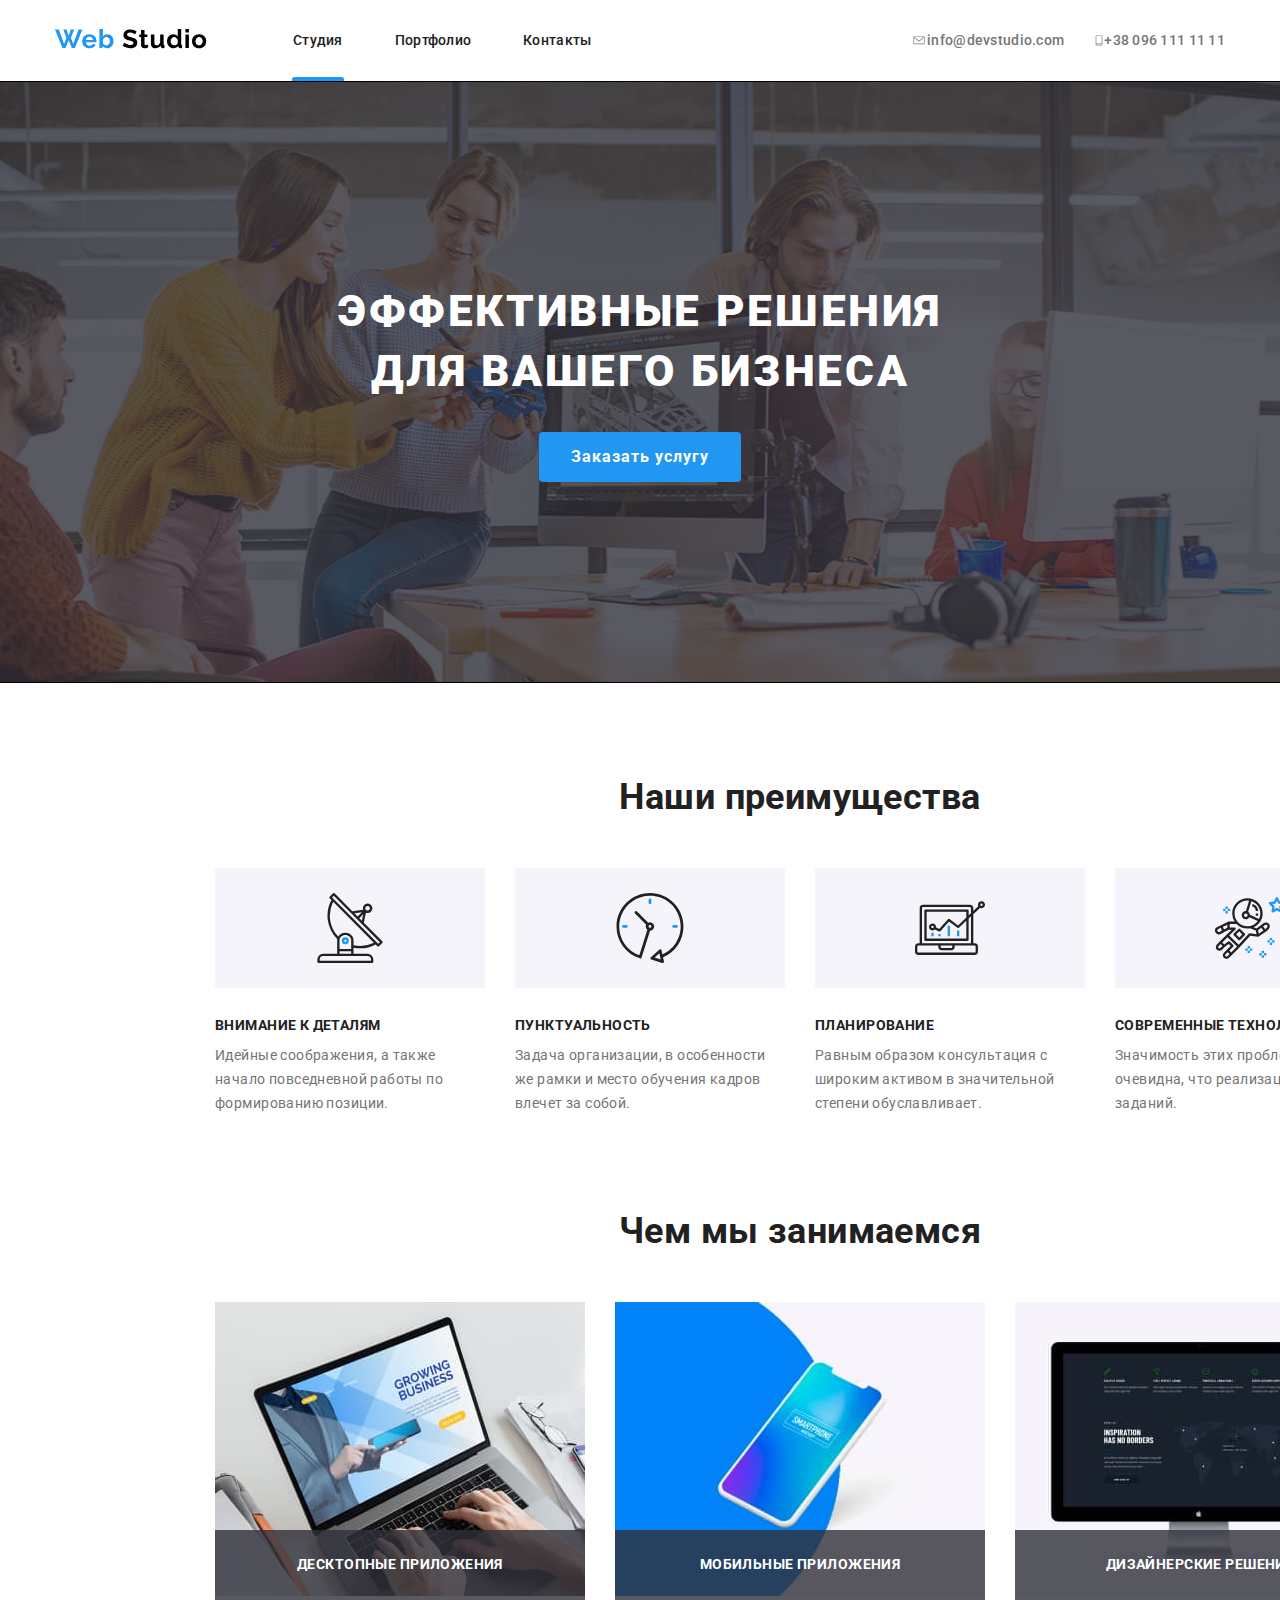
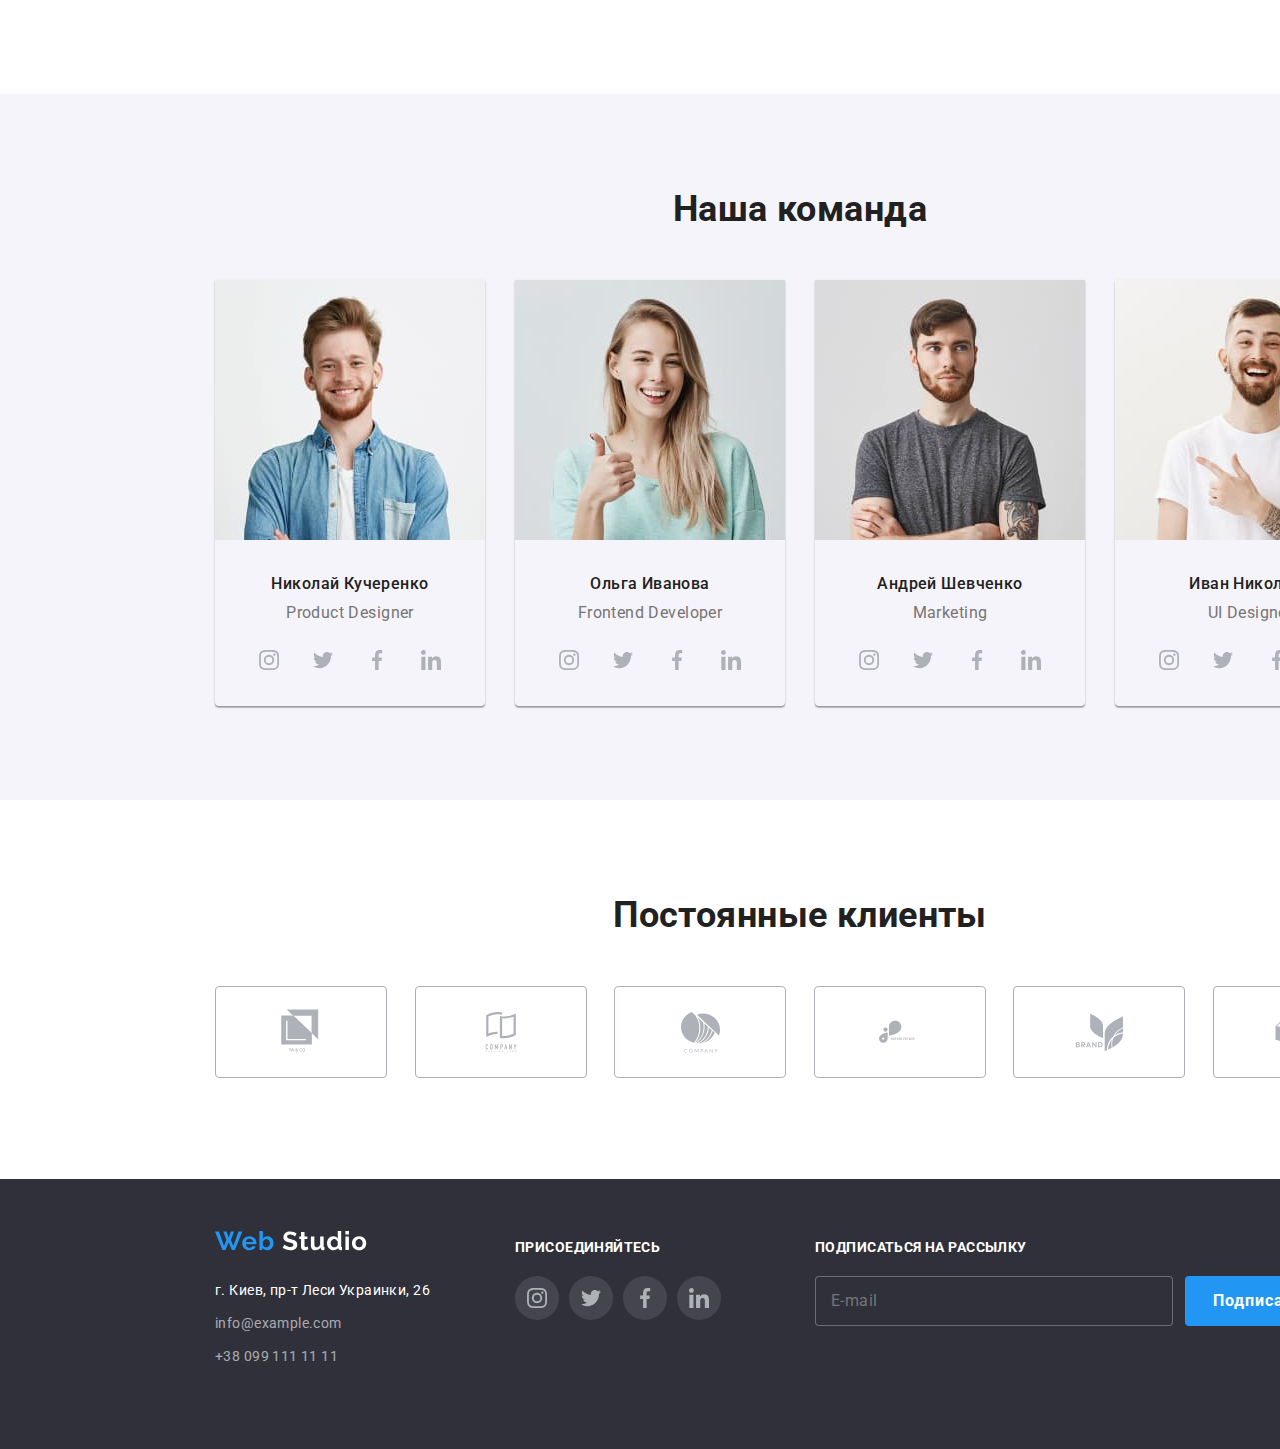
<file: index.html>
<!DOCTYPE html>
<html lang="ru">
  <head>
    <meta charset="UTF-8" />
    <meta name="viewport" content="width=device-width, initial-scale=1.0" />
    <title>Web Studio v.1</title>
    <link href="https://fonts.googleapis.com/css2?family=Roboto:wght@400;500;700;900&display=swap" rel="stylesheet" />
    <link
      rel="stylesheet"
      href="https://cdnjs.cloudflare.com/ajax/libs/modern-normalize/0.6.0/modern-normalize.min.css"
    />
    <link rel="stylesheet" href="./css/styles.css" />
    <link rel="stylesheet" href="./css/modal.css">
  </head>
  <body>
    <header class="page-header">
      <!--Navigation webstudio-->
      <div class="container">
        <nav class="main-nav">
          <a href="/" class="logo"> <img src="./images/WebStudio.svg" alt="Веб-студия" /></a>
          <ul class="site-nav list">
            <li class="item studio">
              <a href="./index.html" class="link">Студия</a>
            </li>
            <li class="item"><a href="./portfolio.html" class="link">Портфолио</a></li>
            <li class="item"><a href="" class="link">Контакты</a></li>
          </ul>
          <!--END Navigation webstudio-->
          <!--Contacts webstudio-->
          <ul class="auth-nav list">
            <li class="item">
              <a href="mailto:info@devstudio.com" class="link">
                <svg class="link-letter" width="16" height="11.2">
                  <use href="./images/sprite.svg#icon-envelope"></use>
                </svg>
                <!-- <img src="./images/envelope(hover).svg" alt="почта"/> -->
                info@devstudio.com
              </a>
              <!-- <a href="mailto:info@devstudio.com" class="link">info@devstudio.com</a> -->
            </li>
            <li class="item">
              <!-- <a href="tel:+380961111111" class="link"><img src="./images/Vector.svg" alt="телефон" /></a> -->
              <a href="tel:+380961111111" class="link">
                <svg class="link-letter" width="10" height="15">
                  <use href="./images/sprite.svg#icon-smartphone"></use>
                </svg>
                +38 096 111 11 11
              </a>
            </li>
          </ul>
          <!--END Contacts webstudio-->
        </nav>
      </div>
    </header>
    <main>
      <!--Hero-->

      <section class="hero">
        <div class="container">
          <h1 class="hero-title">
            эффективные решения <br />
            для вашего бизнеса
          </h1>
          <button class="button primary" data-modal-open>Заказать услугу</button>
          <!-- <a href="" class="button primary">Заказать услугу</a> -->
        </div>
      </section>

      <!--END Hero-->
      <!--Our advantages-->
      <section class="section">
        <div class="container">
          <h2 class="section-title">Наши преимущества</h2>
          <ul class="advantages list">
            <li class="item">
              <!-- <img class="advantages-image" src="./images/antenna1.svg" alt="Внимание к деталям" /> -->
              <div class="advantages-svg">
                <svg class="icon-advantages" width="70" height="70">
                  <use href="./images/sprite.svg#icon-antenna"></use>
                </svg>
              </div>
              <h3 class="advantages-title">Внимание к деталям</h3>
              <p class="text">Идейные соображения, а также начало повседневной работы по формированию позиции.</p>
            </li>
            <li class="item">
              <div class="advantages-svg">
                <svg class="icon-advantages" width="70" height="70">
                  <use href="./images/sprite.svg#icon-clock"></use>
                </svg>
              </div>
              <!-- <img class="advantages-image" src="./images/clock1.svg" alt="Пунктуальность" /> -->
              <h3 class="advantages-title">Пунктуальность</h3>
              <p class="text">Задача организации, в особенности же рамки и место обучения кадров влечет за собой.</p>
            </li>
            <li class="item">
              <div class="advantages-svg">
                <svg class="icon-advantages" width="70" height="70">
                  <use href="./images/sprite.svg#icon-diagram"></use>
                </svg>
              </div>
              <!-- <img class="advantages-image" src="./images/diagram1.svg" alt="Планирование" /> -->
              <h3 class="advantages-title">Планирование</h3>
              <p class="text">Равным образом консультация с широким активом в значительной степени обуславливает.</p>
            </li>
            <li class="item">
              <div class="advantages-svg">
                <svg class="icon-advantages" width="70" height="70">
                  <use href="./images/sprite.svg#icon-astronaut"></use>
                </svg>
              </div>
              <!-- <img class="advantages-image" src="./images/clock1.svg" alt="Современные технологии" /> -->
              <h3 class="advantages-title">Современные технологии</h3>
              <p class="text">Значимость этих проблем настолько очевидна, что реализация плановых заданий.</p>
            </li>
          </ul>
        </div>
      </section>
      <!--END Our advantages-->
      <!--That we do-->
      <section class="section no-padding-top">
        <div class="container">
          <h2 class="section-title secondary">Чем мы занимаемся</h2>
          <ul class="list flex-what-we-do">
            <li class="flex-item"><img src="./images/desktopone.jpg" alt="Десктопные приложения" /></li>
            <h3 class="works works-desk">Десктопные приложения</h3>
            <li class="flex-item"><img src="./images/mobileone.jpg" alt="Мобильные приложения" /></li>
            <h3 class="works works-mobile">Мобильные приложения</h3>
            <li class="flex-item"><img src="./images/monitor.jpg" alt="Дизайнерские решения" /></li>
            <h3 class="works works-disign">Дизайнерские решения</h3>
          </ul>
        </div>
      </section>
      <!--END That we do-->
      <!--Our team-->
      <section class="section our-team">
        <div class="container">
          <h2 class="section-title">Наша команда</h2>
          <ul class="list flex-our-team">
            <li class="item">
              <img class="advantages-image" src="./images/nikolay.jpg" alt="Фото Николай Кучеренко" />
              <h3 lang="en" class="name">Николай Кучеренко</h3>
              <p lang="en" class="profession">Product Designer</p>
              <ul class="list flex-logo">
                <!-- <li>
                  <a href=""><img src="./images/instagram2.svg" alt="Логотип Instagram" /></a>
                </li>
                <li>
                  <a href=""><img src="./images/twitter1.svg" alt="Логотип twitter" /></a>
                </li>
                <li>
                  <a href=""><img src="./images/facebook1.svg" alt="Логотип facebook" /></a>
                </li>
                <li>
                  <a href=""><img src="./images/linkedin1.svg" alt="Логотип linkedin" /></a>
                </li> -->
                <li class="socials-svg">
                  <svg class="icon-socials" width="20" height="20">
                    <use href="./images/sprite.svg#icon-instagram"></use>
                  </svg>
                </li>
                <li class="socials-svg">
                  <svg class="icon-socials" width="20" height="20">
                    <use href="./images/sprite.svg#icon-twitter"></use>
                  </svg>
                </li>
                <li class="socials-svg">
                  <svg class="icon-socials" width="20" height="20">
                    <use href="./images/sprite.svg#icon-facebook"></use>
                  </svg>
                </li>
                <li class="socials-svg">
                  <svg class="icon-socials" width="20" height="20">
                    <use href="./images/sprite.svg#icon-linkedin"></use>
                  </svg>
                </li>
              </ul>
            </li>
            <li class="item">
              <img class="advantages-image" src="./images/olga.jpg" alt="Фото Marta Stewart" />
              <h3 lang="en" class="name">Ольга Иванова</h3>
              <p lang="en" class="profession">Frontend Developer</p>
              <ul class="list flex-logo">
                <!-- <li>
                                <a href=""><img src="./images/instagram2.svg" alt="Логотип Instagram" /></a>
                              </li>
                              <li>
                                <a href=""><img src="./images/twitter1.svg" alt="Логотип twitter" /></a>
                              </li>
                              <li>
                                <a href=""><img src="./images/facebook1.svg" alt="Логотип facebook" /></a>
                              </li>
                              <li>
                                <a href=""><img src="./images/linkedin1.svg" alt="Логотип linkedin" /></a>
                              </li> -->
                <li class="socials-svg">
                  <svg class="icon-socials" width="20" height="20">
                    <use href="./images/sprite.svg#icon-instagram"></use>
                  </svg>
                </li>
                <li class="socials-svg">
                  <svg class="icon-socials" width="20" height="20">
                    <use href="./images/sprite.svg#icon-twitter"></use>
                  </svg>
                </li>
                <li class="socials-svg">
                  <svg class="icon-socials" width="20" height="20">
                    <use href="./images/sprite.svg#icon-facebook"></use>
                  </svg>
                </li>
                <li class="socials-svg">
                  <svg class="icon-socials" width="20" height="20">
                    <use href="./images/sprite.svg#icon-linkedin"></use>
                  </svg>
                </li>
              </ul>
            </li>
            <li class="item">
              <img class="advantages-image" src="./images/andrey.jpg" alt="Фото Андрей Шевченко" />
              <h3 lang="en" class="name">Андрей Шевченко</h3>
              <p lang="en" class="profession">Marketing</p>
              <ul class="list flex-logo">
                <!-- <li>
                                <a href=""><img src="./images/instagram2.svg" alt="Логотип Instagram" /></a>
                              </li>
                              <li>
                                <a href=""><img src="./images/twitter1.svg" alt="Логотип twitter" /></a>
                              </li>
                              <li>
                                <a href=""><img src="./images/facebook1.svg" alt="Логотип facebook" /></a>
                              </li>
                              <li>
                                <a href=""><img src="./images/linkedin1.svg" alt="Логотип linkedin" /></a>
                              </li> -->
                <li class="socials-svg">
                  <svg class="icon-socials" width="20" height="20">
                    <use href="./images/sprite.svg#icon-instagram"></use>
                  </svg>
                </li>
                <li class="socials-svg">
                  <svg class="icon-socials" width="20" height="20">
                    <use href="./images/sprite.svg#icon-twitter"></use>
                  </svg>
                </li>
                <li class="socials-svg">
                  <svg class="icon-socials" width="20" height="20">
                    <use href="./images/sprite.svg#icon-facebook"></use>
                  </svg>
                </li>
                <li class="socials-svg">
                  <svg class="icon-socials" width="20" height="20">
                    <use href="./images/sprite.svg#icon-linkedin"></use>
                  </svg>
                </li>
              </ul>
            </li>
            <li class="item">
              <img class="advantages-image" src="./images/ivan.jpg" alt="Фото Martin Doe" />
              <h3 lang="en" class="name">Иван Николаев</h3>
              <p lang="en" class="profession">UI Designer</p>
              <ul class="list flex-logo">
                <!-- <li>
                  <a href=""><img src="./images/instagram2.svg" alt="Логотип Instagram" /></a>
                </li>
                <li>
                  <a href=""><img src="./images/twitter1.svg" alt="Логотип twitter" /></a>
                </li>
                <li>
                  <a href=""><img src="./images/facebook1.svg" alt="Логотип facebook" /></a>
                </li>
                <li>
                  <a href=""><img src="./images/linkedin1.svg" alt="Логотип linkedin" /></a>
                </li> -->
                <li class="socials-svg">
                  <svg class="icon-socials" width="20" height="20">
                    <use href="./images/sprite.svg#icon-instagram"></use>
                  </svg>
                </li>
                <li class="socials-svg">
                  <svg class="icon-socials" width="20" height="20">
                    <use href="./images/sprite.svg#icon-twitter"></use>
                  </svg>
                </li>
                <li class="socials-svg">
                  <svg class="icon-socials" width="20" height="20">
                    <use href="./images/sprite.svg#icon-facebook"></use>
                  </svg>
                </li>
                <li class="socials-svg">
                  <svg class="icon-socials" width="20" height="20">
                    <use href="./images/sprite.svg#icon-linkedin"></use>
                  </svg>
                </li>
              </ul>
            </li>
          </ul>
        </div>
      </section>
      <!--END Our team-->
      <!--Regular customers-->
      <section class="section">
        <div class="container">
          <h2 class="section-title">Постоянные клиенты</h2>
          <ul class="list flex-clients">
            <!-- <li class="logo">
              <a href=""><img src="./images/logo1.svg" alt="Логотип компании" /></a>
            </li>
            <li class="logo">
              <a href=""><img src="./images/logo2.svg" alt="Логотип компании" /></a>
            </li>
            <li class="logo">
              <a href=""><img src="./images/logo3.svg" alt="Логотип компании" /></a>
            </li>
            <li class="logo">
              <a href=""><img src="./images/logo4.svg" alt="Логотип компании" /></a>
            </li>
            <li class="logo">
              <a href=""><img src="./images/logo5.svg" alt="Логотип компании" /></a>
            </li>
            <li class="logo">
              <a href=""><img src="./images/logo6.svg" alt="Логотип компании" /></a>
            </li> -->
            <li class="clients-icon-list">
              <a class="clients-icon" href="./"
                ><svg class="icon-company" width="45" height="50">
                  <use href="./images/sprite.svg#icon-logo-1"></use></svg
              ></a>
            </li>
            <li class="clients-icon-list">
              <a class="clients-icon" href="./"
                ><svg class="icon-company" width="40" height="52">
                  <use href="./images/sprite.svg#icon-logo"></use></svg
              ></a>
            </li>
            <li class="clients-icon-list">
              <a class="clients-icon" href="./"
                ><svg class="icon-company" width="41" height="43">
                  <use href="./images/sprite.svg#icon-logo-3"></use></svg
              ></a>
            </li>
            <li class="clients-icon-list">
              <a class="clients-icon" href="./"
                ><svg class="icon-company" width="80" height="42">
                  <use href="./images/sprite.svg#icon-logo-4"></use></svg
              ></a>
            </li>
            <li class="clients-icon-list">
              <a class="clients-icon" href="./"
                ><svg class="icon-company" width="59" height="47">
                  <use href="./images/sprite.svg#icon-logo-5"></use></svg
              ></a>
            </li>
            <li class="clients-icon-list">
              <a class="clients-icon" href="./"
                ><svg class="icon-company" width="89" height="46">
                  <use href="./images/sprite.svg#icon-logo-6"></use></svg
              ></a>
            </li>
          </ul>
        </div>
      </section>
      <!--END Regular customers-->
    </main>
    <footer>
      <div class="container flex-footer">
        <div class="contacts">
          <a href="/" class="logo"> <img src="./images/WebStudiofooter.svg" alt="Веб-студия" /></a>
          <!-- Address company and contacts-->
          <address class="address">
            г. Киев, пр-т Леси Украинки, 26
          </address>
          <address>
            <a href="mailto:info@example.com" class="address item">info@example.com</a>
            <a href="tel:+380991111111" class="address item">+38 099 111 11 11</a>
          </address>
        </div>
        <div class="socials">
          <!-- END Address company and contacts-->
          <!-- Our media -->
          <b class="addto">присоединяйтесь</b>
          <!--    <ul>
                        <li>
                          <a href=""><img src="./images/Ellipse.svg" alt="Логотип Instagram" /></a>
                        </li>
                        <li>
                          <a href=""><img src="./images/Ellipse(1).svg" alt="Логотип twitter" /></a>
                        </li>
                        <li>
                          <a href=""><img src="./images/Ellipse(2).svg" alt="Логотип facebook" /></a>
                        </li>
                        <li>
                          <a href=""><img src="./images/Ellipse(3).svg" alt="Логотип linkedin" /></a>
                        </li>
                      </ul> -->
          <!-- <ul class="Social-links list">
            <li class="item">
              <a href="" class="link" aria-label="Ссылка на Facebook">Facebook</a>
            </li>
            <li class="item">
              <a href="" class="link" aria-label="Ссылка на Twitter">Twitter</a>
            </li>
            <li class="item">
              <a href="" class="link" aria-label="Ссылка на Instagram">Instagram</a>
            </li>
            <li class="item">
              <a href="" class="link" aria-label="Ссылка на LinkedIn">LinkedIn</a>
            </li>
          </ul> -->
          <ul class="list flex-logo">
            <!-- <li>
                            <a href=""><img src="./images/instagram2.svg" alt="Логотип Instagram" /></a>
                          </li>
                          <li>
                            <a href=""><img src="./images/twitter1.svg" alt="Логотип twitter" /></a>
                          </li>
                          <li>
                            <a href=""><img src="./images/facebook1.svg" alt="Логотип facebook" /></a>
                          </li>
                          <li>
                            <a href=""><img src="./images/linkedin1.svg" alt="Логотип linkedin" /></a>
                          </li> -->
            <li class="socials-svg svg-footer">
              <svg class="icon-socials" width="20" height="20">
                <use href="./images/sprite.svg#icon-instagram"></use>
              </svg>
            </li>
            <li class="socials-svg svg-footer">
              <svg class="icon-socials" width="20" height="20">
                <use href="./images/sprite.svg#icon-twitter"></use>
              </svg>
            </li>
            <li class="socials-svg svg-footer">
              <svg class="icon-socials" width="20" height="20">
                <use href="./images/sprite.svg#icon-facebook"></use>
              </svg>
            </li>
            <li class="socials-svg svg-footer">
              <svg class="icon-socials" width="20" height="20">
                <use href="./images/sprite.svg#icon-linkedin"></use>
              </svg>
            </li>
          </ul>
        </div>
        <!-- END Our media -->
        <!-- Send e-mail to us -->
        <div class="addto-us">
          <b class="addto">подписаться на рассылку</b>
          <div class="flex-footer">
            <input class="input" type="text" name="E-mail" placeholder="E-mail" />
            <button type="submit" class="button primary">
              Подписаться<svg class="icon-letter" width="24" height="24">
                <use href="./images/sprite.svg#icon-icon-send"></use>
              </svg>
            </button>
          </div>
        </div>
        <!--END Send e-mail to us -->
        <!-- <p class="Developedby">2020 | Developed by GoIT Students</p> -->
      </div>
    </footer>


    <div class="backdrop is-hidden" data-modal>
      <div class="modal">
        <p>Lorem ipsum dolor sit, amet consectetur adipisicing elit. Voluptates obcaecati consequatur quam placeat iusto eligendi? Optio, ratione at? Voluptatibus necessitatibus vel sapiente explicabo hic, nulla quas harum adipisci accusantium quam!</p>
        <button data-modal-close>Close</button>
      </div>
    </div>


    <script src="./js/modal.js"></script>
  </body>
</html>
</file>
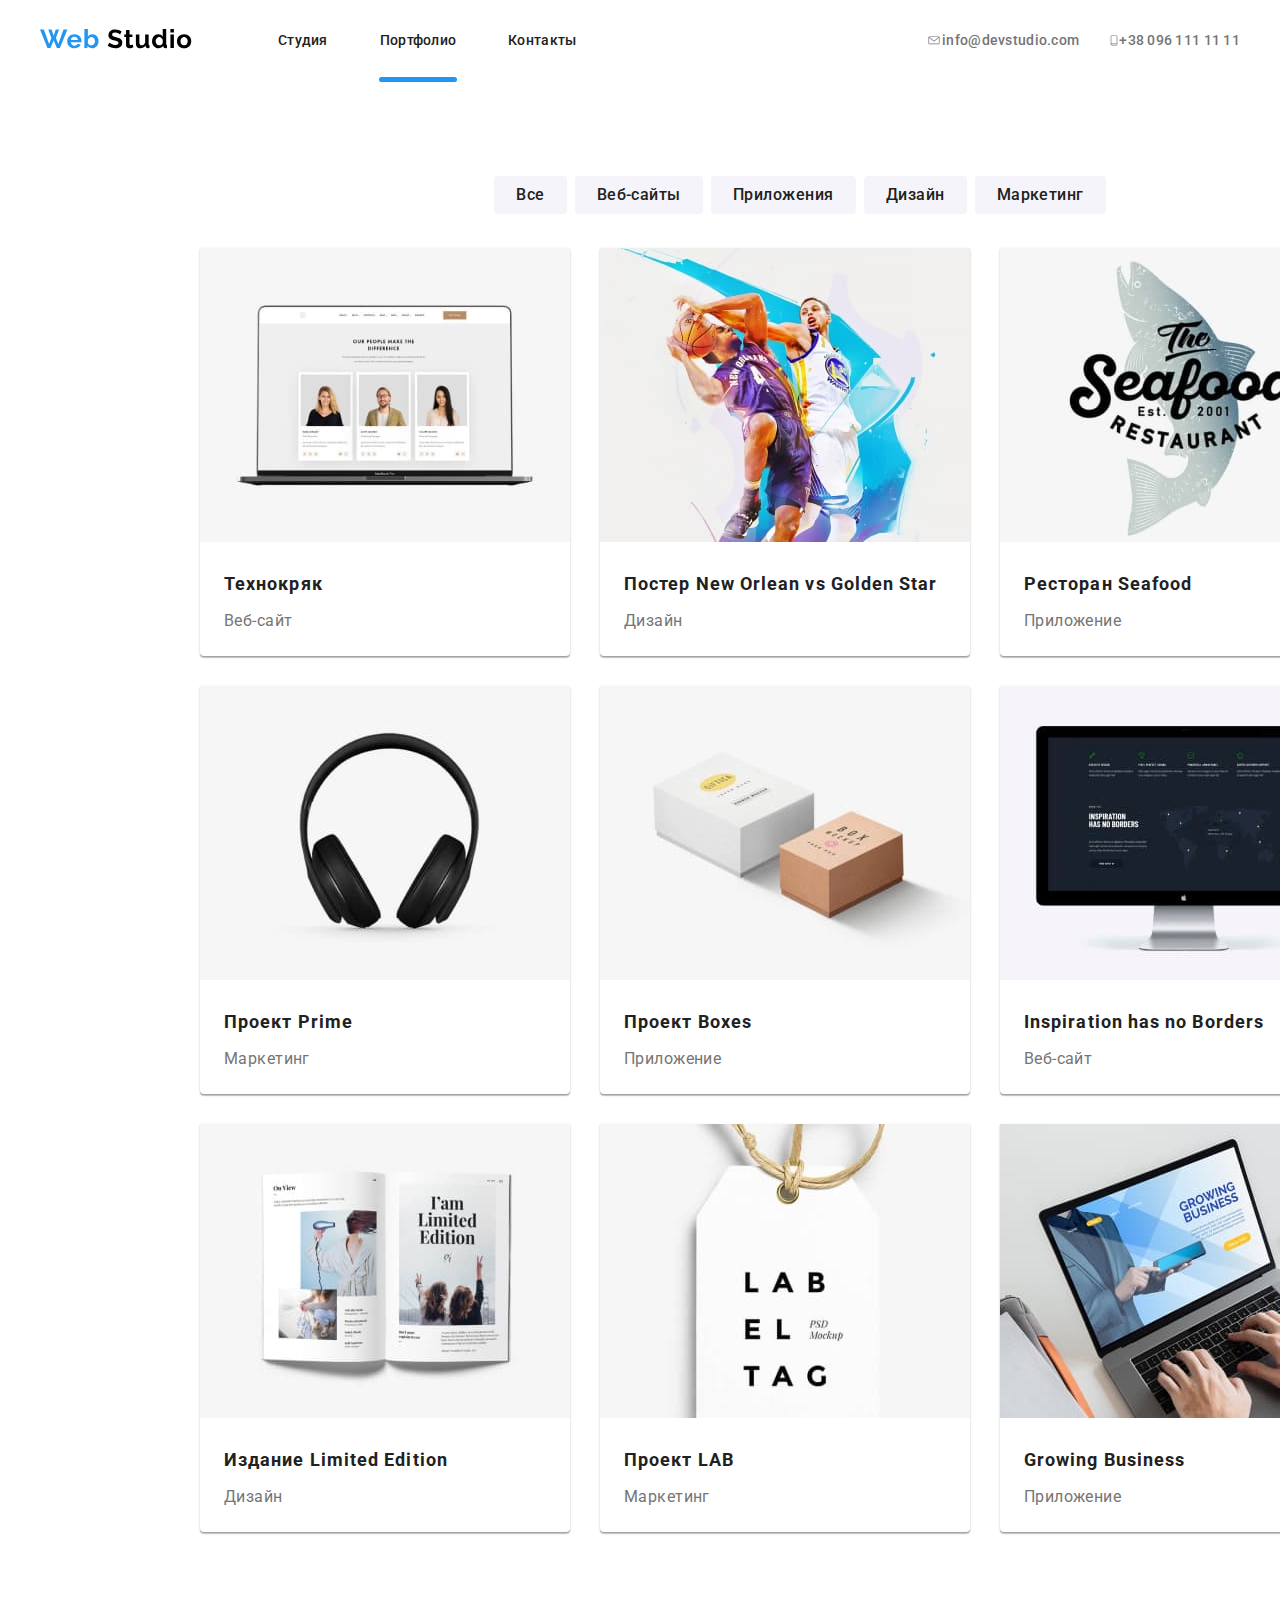
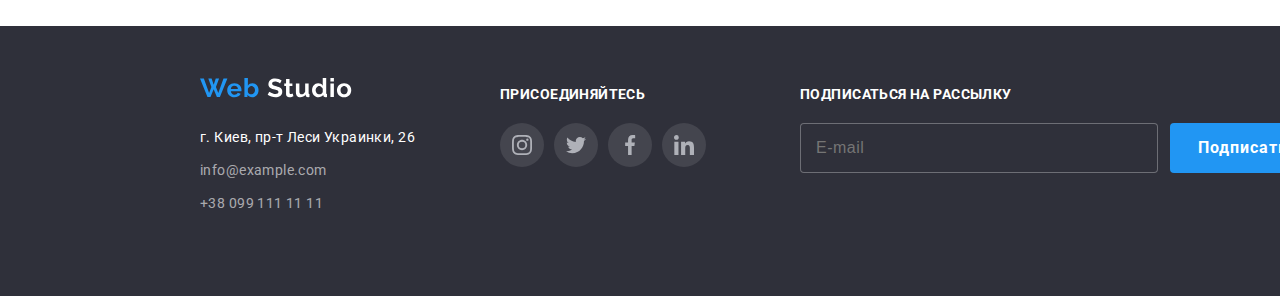
<file: portfolio.html>
<!DOCTYPE html>
<html lang="ru">
  <head>
    <meta charset="UTF-8" />
    <meta name="viewport" content="width=device-width, initial-scale=1.0" />
    <title>Document</title>
    <link href="https://fonts.googleapis.com/css2?family=Roboto:wght@400;500;700;900&display=swap" rel="stylesheet" />
    <link rel="stylesheet" href="./css/styles.css" />
  </head>
  <body>
    <header class="page-header">
      <!--Navigation webstudio-->
      <div class="container">
        <nav class="main-nav">
          <a href="/" class="logo"> <img src="./images/WebStudio.svg" alt="Веб-студия" /></a>
          <ul class="site-nav list">
            <li class="item">
              <a href="./index.html" class="link">Студия</a>
            </li>
            <li class="item portfolio"><a href="./portfolio.html" class="link">Портфолио</a></li>
            <li class="item"><a href="" class="link">Контакты</a></li>
          </ul>
          <!--END Navigation webstudio-->
          <!--Contacts webstudio-->
          <ul class="auth-nav list">
            <li class="item">
              <a href="mailto:info@devstudio.com" class="link">
                <svg class="link-letter" width="16" height="11.2">
                  <use href="./images/sprite.svg#icon-envelope"></use>
                </svg>
                <!-- <img src="./images/envelope(hover).svg" alt="почта"/> -->
                info@devstudio.com
              </a>
              <!-- <a href="mailto:info@devstudio.com" class="link">info@devstudio.com</a> -->
            </li>
            <li class="item">
              <!-- <a href="tel:+380961111111" class="link"><img src="./images/Vector.svg" alt="телефон" /></a> -->
              <a href="tel:+380961111111" class="link">
                <svg class="link-letter" width="10" height="15">
                  <use href="./images/sprite.svg#icon-smartphone"></use>
                </svg>
                +38 096 111 11 11
              </a>
            </li>
          </ul>
          <!--END Contacts webstudio-->
        </nav>
      </div>
      <!--END Contacts webstudio-->
    </header>
    <main>
      <section class="section portfolio">
        <div class="container">
          <h1 class="portfolio-title">Портфолио</h1>
          <ul class="portfolio list">
            <li class="item"><button class="button secondary" type="button">Все</button></li>
            <li class="item"><button class="button secondary" type="button">Веб-сайты</button></li>
            <li class="item"><button class="button secondary" type="button">Приложения</button></li>
            <li class="item"><button class="button secondary" type="button">Дизайн</button></li>
            <li class="item"><button class="button secondary" type="button">Маркетинг</button></li>
          </ul>
          <ul class="list flex-container">
            <li class="flex-element">
              <a href=""
                ><img class="portfolio-web" src="./images/techno.jpg" alt="Технокряк" />
                <h2 class="project">Технокряк</h2>
                <p class="category">Веб-сайт</p>          
              </a>
              <p class="description">
                Технокряк это современная площадка распространения коронавируса. Компании используют эту платформу для
                цифрового шпионажа и атак на защищённые сервера конкурентов.
              </p>
            </li>
            <li class="flex-element">
              <a href=""
                ><img class="portfolio-web" src="./images/basket.jpg" alt="Постер New Orlean vs Golden Star" />
                <h2 class="project">Постер New Orlean vs Golden Star</h2>
                <p class="category">Дизайн</p>
                <p class="description">
                  Технокряк это современная площадка распространения коронавируса. Компании используют эту платформу для
                  цифрового шпионажа и атак на защищённые сервера конкурентов.
                </p>
              </a>
            </li>
            <li class="flex-element">
              <a href=""
                ><img class="portfolio-web" src="./images/seafood.jpg" alt="Ресторан Seafood" />
                <h2 class="project">Ресторан Seafood</h2>
                <p class="category">Приложение</p>
                <p class="description">
                  Технокряк это современная площадка распространения коронавируса. Компании используют эту платформу для
                  цифрового шпионажа и атак на защищённые сервера конкурентов.
                </p>
              </a>
            </li>
            <li class="flex-element">
              <a href=""
                ><img class="portfolio-web" src="./images/prime.jpg" alt="Проект Prime" />
                <h2 class="project">Проект Prime</h2>
                <p class="category">Маркетинг</p>
                <p class="description">
                  Технокряк это современная площадка распространения коронавируса. Компании используют эту платформу для
                  цифрового шпионажа и атак на защищённые сервера конкурентов.
                </p>
              </a>
            </li>
            <li class="flex-element">
              <a href=""
                ><img class="portfolio-web" src="./images/boxes.jpg" alt="Проект Boxes" />
                <h2 class="project">Проект Boxes</h2>
                <p class="category">Приложение</p>
                <p class="description">
                  Технокряк это современная площадка распространения коронавируса. Компании используют эту платформу для
                  цифрового шпионажа и атак на защищённые сервера конкурентов.
                </p>
              </a>
            </li>
            <li class="flex-element">
              <a href=""
                ><img class="portfolio-web" src="./images/inspiration.jpg" alt="Inspiration has no Borders" />
                <h2 class="project">Inspiration has no Borders</h2>
                <p class="category">Веб-сайт</p>
                <p class="description">
                  Технокряк это современная площадка распространения коронавируса. Компании используют эту платформу для
                  цифрового шпионажа и атак на защищённые сервера конкурентов.
                </p>
              </a>
            </li>
            <li class="flex-element">
              <a href=""
                ><img class="portfolio-web" src="./images/limited.jpg" alt="Издание Limited Edition" />
                <h2 class="project">Издание Limited Edition</h2>
                <p class="category">Дизайн</p>
                <p class="description">
                  Технокряк это современная площадка распространения коронавируса. Компании используют эту платформу для
                  цифрового шпионажа и атак на защищённые сервера конкурентов.
                </p>
              </a>
            </li>
            <li class="flex-element">
              <a href=""
                ><img class="portfolio-web" src="./images/lab.jpg" alt="Проект LAB" />
                <h2 class="project">Проект LAB</h2>
                <p class="category">Маркетинг</p>
                <p class="description">
                  Технокряк это современная площадка распространения коронавируса. Компании используют эту платформу для
                  цифрового шпионажа и атак на защищённые сервера конкурентов.
                </p>
              </a>
            </li>
            <li class="flex-element">
              <a href=""
                ><img class="portfolio-web" src="./images/crowing.jpg" alt="Growing Business" />
                <h2 class="project">Growing Business</h2>
                <p class="category">Приложение</p>
                <p class="description">
                  Технокряк это современная площадка распространения коронавируса. Компании используют эту платформу для
                  цифрового шпионажа и атак на защищённые сервера конкурентов.
                </p>
              </a>
            </li>
          </ul>
        </div>
      </section>
    </main>
    <footer>
      <div class="container flex-footer">
        <div class="contacts">
          <a href="/" class="logo"> <img src="./images/WebStudiofooter.svg" alt="Веб-студия" /></a>
          <!-- Address company and contacts-->
          <address class="address">
            г. Киев, пр-т Леси Украинки, 26
          </address>
          <address>
            <a href="mailto:info@example.com" class="address item">info@example.com</a>
            <a href="tel:+380991111111" class="address item">+38 099 111 11 11</a>
          </address>
        </div>
        <div class="socials">
          <!-- END Address company and contacts-->
          <!-- Our media -->
          <b class="addto">присоединяйтесь</b>
          <!--    <ul>
                            <li>
                              <a href=""><img src="./images/Ellipse.svg" alt="Логотип Instagram" /></a>
                            </li>
                            <li>
                              <a href=""><img src="./images/Ellipse(1).svg" alt="Логотип twitter" /></a>
                            </li>
                            <li>
                              <a href=""><img src="./images/Ellipse(2).svg" alt="Логотип facebook" /></a>
                            </li>
                            <li>
                              <a href=""><img src="./images/Ellipse(3).svg" alt="Логотип linkedin" /></a>
                            </li>
                          </ul> -->
          <!-- <ul class="Social-links list">
                <li class="item">
                  <a href="" class="link" aria-label="Ссылка на Facebook">Facebook</a>
                </li>
                <li class="item">
                  <a href="" class="link" aria-label="Ссылка на Twitter">Twitter</a>
                </li>
                <li class="item">
                  <a href="" class="link" aria-label="Ссылка на Instagram">Instagram</a>
                </li>
                <li class="item">
                  <a href="" class="link" aria-label="Ссылка на LinkedIn">LinkedIn</a>
                </li>
              </ul> -->
          <ul class="list flex-logo">
            <!-- <li>
                                <a href=""><img src="./images/instagram2.svg" alt="Логотип Instagram" /></a>
                              </li>
                              <li>
                                <a href=""><img src="./images/twitter1.svg" alt="Логотип twitter" /></a>
                              </li>
                              <li>
                                <a href=""><img src="./images/facebook1.svg" alt="Логотип facebook" /></a>
                              </li>
                              <li>
                                <a href=""><img src="./images/linkedin1.svg" alt="Логотип linkedin" /></a>
                              </li> -->
            <li class="socials-svg svg-footer">
              <svg class="icon-socials" width="20" height="20">
                <use href="./images/sprite.svg#icon-instagram"></use>
              </svg>
            </li>
            <li class="socials-svg svg-footer">
              <svg class="icon-socials" width="20" height="20">
                <use href="./images/sprite.svg#icon-twitter"></use>
              </svg>
            </li>
            <li class="socials-svg svg-footer">
              <svg class="icon-socials" width="20" height="20">
                <use href="./images/sprite.svg#icon-facebook"></use>
              </svg>
            </li>
            <li class="socials-svg svg-footer">
              <svg class="icon-socials" width="20" height="20">
                <use href="./images/sprite.svg#icon-linkedin"></use>
              </svg>
            </li>
          </ul>
        </div>
        <!-- END Our media -->
        <!-- Send e-mail to us -->
        <div class="addto-us">
          <b class="addto">подписаться на рассылку</b>
          <div class="flex-footer">
            <input class="input" type="text" name="E-mail" placeholder="E-mail" />
            <button type="submit" class="button primary">
              Подписаться<svg class="icon-letter" width="24" height="24">
                <use href="./images/sprite.svg#icon-icon-send"></use>
              </svg>
            </button>
          </div>
        </div>
        <!--END Send e-mail to us -->
        <!-- <p class="Developedby">2020 | Developed by GoIT Students</p> -->
      </div>
    </footer>
  </body>
</html>
</file>
<file: css/styles.css>
/* цвет основного текста #212121 */
/* вторичный цвет текста #757575 */
/* белый #FFFFFF */
/* акцент #2196F3 */
/* вторичный цвет фона #F5F4FA */
/* цвет бекграунда #E5E5E5 */
:root {
  --timing-function: cubic-bezier(0.4, 0, 0.2, 1);
  --primary-text-color: #212121;
  --text-color: #757575;
  --accent-color: #2196f3;
  --primary-white-color: #ffffff;
  --secondary-bg-color: #f5f4fa;
  --footer-bg-color: #2f303a;
  --our-clints-company-color: #afb1b8;
}

body {
  color: var(--primary-text-color);
  background-color: var(--primary-white-color);
  font-family: Roboto, sans-serif;
  font-style: normal;
  font-weight: 700;
  font-size: 14px;
  line-height: 1.14;
  letter-spacing: 0.03em;
  margin: 0;
}

/* Утилиты */
.list {
  list-style: none;
  padding: 0;
  margin: 0;
  
}

.section {
  margin-right: auto;
  margin-left: auto;

  width: 1600px;
  padding-top: 94px;
  padding-bottom: 94px;
}

.section:last-child {
  padding-bottom: 101px;
}

.container {
  width: 1200px;
  margin-left: auto;
  margin-right: auto;
  padding-left: 15px;
  padding-right: 15px;
}

.logo {
  font-family: Raleway;
  font-style: normal;
  font-weight: 700;
  font-size: 26px;
  line-height: 1.19;
}

.main-nav {
  display: flex;
  align-items: center;
}

/* Site nav */
.site-nav {
  display: flex;
  margin-left: 85px;
  
}
.site-nav .item{
  position: relative;
  border: 0px;
}

/* для новичков */
/* .site-nav .item{
  margin-right: 50px;
}

/* для новичков */
/* .site-nav .item:last-child{
  margin-right: 0px;
} */

/* Основной */
.site-nav .item:not(:last-child) {
  margin-right: 50px;
}

/* Олд скул */
/* .site-nav .item +.item{
  margin-left: 50px;
} */

.site-nav .link {
  display: block;
  padding-top: 32px;
  padding-bottom: 32px;

  color: var(--primary-text-color);
  font-weight: 500;
  letter-spacing: 0.02em;

  border: 1px solid #ffffff;
}

.site-nav .link:hover,
.site-nav .link:focus {
  color: var(--accent-color);
  
}
.site-nav .link:hover::after{
  /* opacity: 1; */
  width: 100%;
}
.site-nav .studio::after {
  content: '';
  display: block;
  position: absolute;
  /* width: 100%; */
  width: 100%;
  height: 5px;
  background-color:var(--accent-color);
  bottom: 0;
  left: 0;
  border-radius: 5px;
  /* opacity: 0; */
  transition: width 250ms var(--timing-function) ;
}
.site-nav .portfolio::after {
  content: '';
  display: block;
  position: absolute;
  /* width: 100%; */
  width: 100%;
  height: 5px;
  background-color:var(--accent-color);
  bottom: 0;
  left: 0;
  border-radius: 5px;
  /* opacity: 0; */
  transition: width 250ms var(--timing-function) ;
}

/* Auth-nav */

.auth-nav {
  display: flex;
  margin-left: auto;
}

.auth-nav .item:not(:first-child) {
  margin-left: 30px;
}
.auth-nav .link {
  display: inline-flex;
  align-items: center;
  padding-top: 32px;
  padding-bottom: 32px;

  color: var(--text-color);
  font-weight: 500;
  letter-spacing: 0.02em;
}

.link-letter {
  fill: currentColor;
}

.auth-nav .link:hover,
.auth-nav .link:focus {
  color: var(--accent-color);
}

.auth-nav .link + .link {
  margin-left: 10px;
}

/* Hero */

.hero {
  position: relative;
  max-width: 1600px;
  height: 600px;
  margin-right: auto;
  margin-left: auto;
  padding-top: 200px;
  outline: 1px solid black;
  background: linear-gradient(to right, rgba(47, 48, 58, 0.8), rgba(47, 48, 58, 0.8)), url(../images/Headerimg.jpg);
  background-repeat: no-repeat;
  background-position: center;
  background-size: cover;
  background-color: black;
  text-align: center;
}

.hero-title {
  margin: 0;
  margin-bottom: 30px;
  color: var(--primary-white-color);
  font-weight: 900;
  font-size: 44px;
  line-height: 1.36;
  text-align: center;
  letter-spacing: 0.06em;
  text-transform: uppercase;
}

/* Section */
.section-title {
  margin-top: 0px;
  margin-bottom: 50px;
  color: var(--primary-text-color);
  font-weight: 700;
  font-size: 36px;
  line-height: 1.17;
  text-align: center;
}

.section-title.secondary {
  margin-bottom: 50px;
}

/* Our advantages */

.advantages {
  display: flex;
}

.advantages-svg {
  width: 270px;
  height: 120px;
  margin-bottom: 30px;
  padding: 25px 100px;
  background-color: var(--secondary-bg-color);
}

.advantages .item {
  width: calc((100% - 90px) / 4);
  margin-right: 30px;
}

.advantages .item:nth-child(4n) {
  margin-right: 0;
}

.advantages .advantages-image {
  background: var(--secondary-bg-color);
  border-radius: 4px;
  padding: 25px 100px;
  margin-bottom: 30px;
}

.advantages .advantages-title {
  margin-top: 0px;
  margin-bottom: 10px;

  color: var(--primary-text-color);
  text-transform: uppercase;
  font-size: 14px;
  font-weight: 700;
}

.advantages .text {
  margin-top: 0;
  margin-bottom: 0;
  color: var(--text-color);
  font-weight: 400;
  font-size: 14px;
  line-height: 1.71;
}

/* That we do */

.flex-what-we-do {
  display: flex;
  flex-wrap: wrap;
}

.flex-item {
  position: relative;
}
.flex-what-we-do .flex-item {
  width: calc((100% - 60px) / 3);
  margin-right: 30px;
  width: 370px;
}

.flex-what-we-do .flex-item:nth-child(5n) {
  margin-right: 0;
}

.section.no-padding-top {
  padding-top: 0px;
}
.flex-what-we-do{
  position: relative;
}

.section .works {
  display: flex;
  order: 3;
  font-size: 14px;
  color: var(--primary-white-color);
  text-transform: uppercase;
  align-items: center;
  justify-content: center;
}
.works-desk {
  position: absolute;
  margin: 0;
  width: 370px;
  height: 70px;
  left: 0;
  bottom: 0;
  background: rgba(47, 48, 58, 0.8);
}
.works-mobile {
  position: absolute;
  margin: 0;
  width: 370px;
  height: 70px;
  left: 400px;
  bottom: 0;
  background: rgba(47, 48, 58, 0.8);
}
.works-disign {
  position: absolute;
  margin: 0;
  width: 370px;
  height: 70px;
  left: 800px;
  bottom: 0;
  background: rgba(47, 48, 58, 0.8);
}
/* Our team */
.flex-our-team {
  display: flex;
}
.flex-our-team .item {
  width: calc((100% - 90px) / 4);
  margin-right: 30px;
  box-shadow: 0px 2px 1px rgba(0, 0, 0, 0.2), 0px 1px 1px rgba(0, 0, 0, 0.14), 0px 1px 3px rgba(0, 0, 0, 0.12);
  border-radius: 0px 0px 4px 4px;
}

.flex-our-team .item:nth-child(4n) {
  margin-right: 0;
}

.flex-logo {
  display: flex;
  justify-content: center;
  /* margin-bottom: 24px; */
}

.section.our-team {
  background-color: var(--secondary-bg-color);
}
.section .name {
  text-align: center;
  margin-top: 0;
  margin-bottom: 10px;

  font-weight: 500;
  font-size: 16px;
  line-height: 1.19;
}
.section .profession {
  text-align: center;
  margin-top: 0;
  margin-bottom: 16px;

  color: var(--text-color);
  font-weight: 400;
  font-size: 16px;
  line-height: 1.19;
}

.socials-svg {
  display: flex;
  justify-content: center;
  align-items: center;
  width: 44px;
  height: 44px;
  padding: 0;
  margin-bottom: 24px;
  border: none;
  border-radius: 50%;
  fill: var(--our-clints-company-color);
}

.flex-logo .socials-svg + .socials-svg {
  margin-left: 10px;
}
.our-team .advantages-image {
  margin-bottom: 30px;
}

.socials-svg:hover,
.socials-svg:focus {
  fill: var(--primary-white-color);
  background-color: var(--accent-color);
}
.socials-svg:hover,
.socials-svg:focus .icon-socials {
  fill: var(--primary-white-color);
}

/* .icon-socials:hover {
  fill: var(--primary-white-color);
} */
.clients-icon-list .icon-company {
  fill: var(--our-clints-company-color);
}

/* Regular customers */
.flex-clients {
  display: flex;
  justify-content: space-between;
}

.flex-clients .logo {
  width: calc((100% -150px) / 6);
  margin-right: 30px;
}

.flex-clients .logo:nth-child(6n) {
  margin-right: 0;
}

.clients-icon {
  display: flex;
  justify-content: center;
  align-items: center;
  width: 170px;
  height: 90px;
}

.clients-icon-list {
  border: 1px solid var(--our-clints-company-color);
  border-radius: 4px;
}

.clients-icon-list:hover .icon-company {
  fill: var(--accent-color);
}

.clients-icon-list:hover,
.clients-icon-list:focus {
  fill: var(--accent-color);
  border: 1px solid var(--accent-color);
}

/* Footer */

.flex-footer {
  display: flex;
}

.Social-links {
  display: flex;
  flex-wrap: wrap;
}

.flex-footer .logo {
  display: block;
  margin-bottom: 20px;
}

.flex-footer .address {
  margin-bottom: 9px;
}

.flex-footer .address:last-child {
  margin-bottom: 0;
}
.flex-footer .contacts {
  padding-top: 49px;
  padding-bottom: 65px;
  margin-right: 69px;
}

.flex-logo .svg-footer {
  border-radius: 50%;
  background: rgba(255, 255, 255, 0.1);
}

.flex-logo .svg-footer:hover,
.flex-logo .svg-footer:focus {
  background-color: var(--accent-color);
}

.Social-links .link {
  color: var(--text-color);
}
.Social-links .link:hover,
.Social-links .link:focus {
  color: var(--accent-color);
}

.Social-links .item:not(:last-child) {
  margin-right: 10px;
}

/* Address company and contacts */
.address {
  display: block;
  width: 231px;
  font-style: normal;
  font-weight: 400;
  font-size: 14px;
  line-height: 1.71;
  color: var(--primary-white-color);
}

.contacts .item {
  color: rgba(255, 255, 255, 0.6);
}

.flex-footer .socials {
  padding-top: 61px;
  padding-bottom: 105px;
  margin-right: 94px;
}
/* Our media */
.addto {
  display: block;

  margin-bottom: 20px;

  color: var(--primary-white-color);
  /* background-color: var(--primary-text-color); */
  font-weight: 700;
  text-transform: uppercase;
}
.addto-us {
  width: 570px;
  padding-top: 61px;
  padding-bottom: 101px;
}

.input {
  display: flex;
  padding-left: 15px;
  width: 358px;
  margin-right: 12px;
  border: 1px solid rgba(255, 255, 255, 0.3);
  background-color: var(--footer-bg-color);
  border-radius: 4px;
  font-style: normal;
  font-size: 16px;
  line-height: 1.25;
  letter-spacing: 0.03em;
}

.Developedby {
  font-weight: 400;
  font-size: 12px;
  line-height: 2;
  text-align: center;
}

/* Button */
button {
  font-family: inherit;
  border: 1px;
}
.button {
  display: inline-block;
  /* border: 1px solid transparent; */
  border-radius: 4px;
  padding: 10px 32px;

  color: var(--primary-text-color);
  background-color: var(--text-color);
  text-decoration: none;
  font-weight: 500;
  font-size: 16px;
  line-height: 1.63;
  text-align: center;
  /* identical to box height, or 162% */
  text-align: center;
  letter-spacing: 0.03em;
}
.button:hover,
.button:focus {
  color: var(--primary-white-color);
  background-color: var(--accent-color);
}
.button.primary {
  min-width: 200px;

  color: var(--primary-white-color);
  background-color: var(--accent-color);
  font-weight: 700;
  font-size: 16px;
  line-height: 1.9;
  letter-spacing: 0.06em;
}

.button.secondary {
  background-color: var(--secondary-bg-color);
  padding: 6px 22px;
}
.button.secondary:hover,
.button.secondary:focus {
  color: var(--primary-white-color);
  background-color: var(--accent-color);
}
/* Portfolio */
.section.portfolio {
  padding-bottom: 94px;
}

.portfolio.list {
  margin-bottom: 34px;
}
.portfolio {
  display: flex;
  align-items: center;
  justify-content: center;
  /* margin-bottom: 50px; */
}

.portfolio .item + .item {
  margin-left: 8px;
}

.portfolio-title {
  display: none;
  margin: 0;
  text-align: center;
}

.portfolio-web {
  
  margin-bottom: 20px;
}
.project {
  margin-top: 0;
  margin-bottom: 4px;
  padding-left: 24px;
  color: var(--primary-text-color);
  font-weight: 700;
  font-size: 18px;
  line-height: 2;
  letter-spacing: 0.06em;
  
}
.category {
  margin-top: 0;
  margin-bottom: 20px;
  padding-left: 24px;

  color: var(--text-color);

  font-weight: 400;
  font-size: 16px;
  line-height: 1.88;
 
  
}


.description {
  position: absolute;
  top: 0;
  left: 0;
  width: 100%-48px;
  height: 168px;
  align-items: center;
  justify-content: center;
  padding: 63px 24px;
  
  margin: 0;
  color: var(--primary-white-color);
  background-color: var(--accent-color);
  font-weight: 400;
  font-size: 18px;
  line-height: 1.56;
  opacity: 0.9;
  
  transform: translatey(140%);
  transition: transform 250ms cubic-bezier(0.4, 0, 0.2, 1) ;
  
  
  
}
.flex-element:hover .description {
  transform: translatey(0);
  
  
  
  
}
a {
  text-decoration: none;
}

.addto {
  margin-top: 0px;
  margin-bottom: 20px;
}

.flex-container {
 
  
  display: flex;
  flex-wrap: wrap;
  
}

.flex-element {
  position: relative;
  overflow: hidden;
  width: calc((100% - 90px) / 3);
  margin-bottom: 30px;
  margin-right: 30px;

  box-shadow: 0px 2px 1px rgba(0, 0, 0, 0.2), 0px 1px 1px rgba(0, 0, 0, 0.14), 0px 1px 3px rgba(0, 0, 0, 0.12);
  border-radius: 0px 0px 4px 4px;
 
 
}

.flex-element:nth-child(3n) {
  margin-right: 0;
}
.flex-element:nth-last-child(-n + 3) {
  margin-bottom: 0px;
}

footer {
  margin-right: auto;
  margin-left: auto;
  width: 1600px;
  background-color: var(--footer-bg-color);
}

.icon-letter {
  padding: 0;
  margin-left: 10px;
  fill: var(--primary-white-color);
}
.flex-footer .button.primary {
  display: inline-flex;
  align-items: center;
  padding: 10px 28px;
}
</file>
<file: css/modal.css>
.backdrop{
    position: fixed;
    top: 0;
    left: 0;
    /* bottom: 0;
    right: 0; */
    width: 100%;
    height: 100%;
    background-color: rgba(0, 0, 0, 0.5);

    opacity: 1;
    transition: opacity 250ms cubic-bezier(0.4, 0, 0.2, 1);
}
.backdrop.is-hidden{
    opacity: 0;
    pointer-events: none;
}

.backdrop.is-hidden .modal{
    transform: translate(-50%, -50%) scale(0.6);
}

.modal{
    position: absolute;
    left: 50%;
    top: 50%;
    transform: translate(-50%, -50%) scale(1);
    transition: transform 250ms cubic-bezier(0.4, 0, 0.2, 1);
    min-width: 300px;
    min-height: 400px;

    background-color: #fff;

}
</file>
